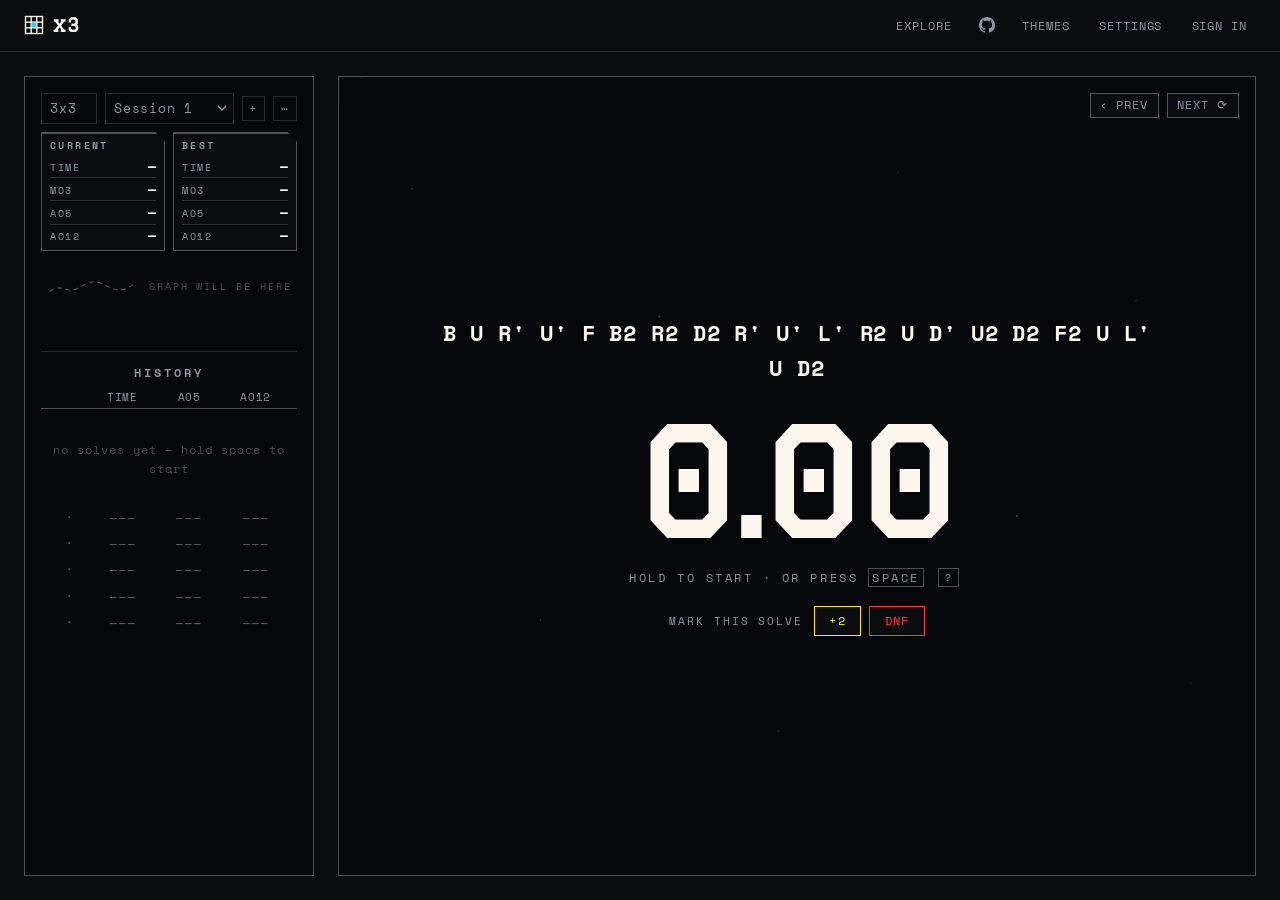
<file: app/static/index.html>
<!DOCTYPE html>
<html lang="en">
<head>
  <meta charset="UTF-8" />
  <meta name="viewport" content="width=device-width, initial-scale=1.0, viewport-fit=cover" />
  <meta name="theme-color" content="#f5f4ed" media="(prefers-color-scheme: light)" />
  <meta name="theme-color" content="#10121a" media="(prefers-color-scheme: dark)" />
  <meta name="mobile-web-app-capable" content="yes" />
  <meta name="apple-mobile-web-app-capable" content="yes" />
  <meta name="apple-mobile-web-app-status-bar-style" content="default" />
  <title>x3 timer</title>
  <link rel="icon" id="favicon" href="data:," />
  <link rel="preconnect" href="https://fonts.googleapis.com" />
  <link rel="preconnect" href="https://fonts.gstatic.com" crossorigin />
  <link href="https://fonts.googleapis.com/css2?family=Space+Grotesk:wght@400;500;600;700&family=Space+Mono:wght@400;700&display=swap" rel="stylesheet" />
  <script src="https://cdn.cubing.net/v0/js/cubing/twisty" type="module" integrity="sha384-NS/RLzrthoePAHnoX1ny1q2BOPpsDWFiSa4KkaPu35uG7ToL1Dj/jCWkku0mLPBO" crossorigin="anonymous"></script>
  <link rel="stylesheet" href="styles.css?v=85" />
</head>
<body>
  <div class="bg-veil" aria-hidden="true"></div>
  <header class="topbar">
    <div class="brand">
      <svg class="brand-mark" width="20" height="20" viewBox="0 0 20 20" aria-hidden="true">
        <rect x="1.5" y="1.5" width="17" height="17" fill="none" stroke="currentColor" stroke-width="1.4" />
        <line x1="7.16" y1="1.5" x2="7.16" y2="18.5" stroke="currentColor" stroke-width="1.4" />
        <line x1="12.83" y1="1.5" x2="12.83" y2="18.5" stroke="currentColor" stroke-width="1.4" />
        <line x1="1.5" y1="7.16" x2="18.5" y2="7.16" stroke="currentColor" stroke-width="1.4" />
        <line x1="1.5" y1="12.83" x2="18.5" y2="12.83" stroke="currentColor" stroke-width="1.4" />
        <rect x="7.83" y="7.83" width="4.33" height="4.33" fill="var(--accent)" />
      </svg>
      <span class="brand-name"><span class="brand-x">x</span><span class="brand-3">3</span></span>
    </div>
    <div class="topbar-right">
      <span id="sync-badge" class="sync-badge" hidden>syncing…</span>
      <!-- DEV_ONLY_BEGIN -->
      <a href="explore.html" class="ghost-btn" style="text-decoration:none">explore</a>
      <!-- DEV_ONLY_END -->
      <a class="gh-link" href="https://github.com/vinayakj02/x3" target="_blank" rel="noopener noreferrer" title="open source · view on github" aria-label="open source, view on github">
        <svg viewBox="0 0 16 16" width="16" height="16" aria-hidden="true"><path d="M8 0C3.58 0 0 3.58 0 8c0 3.54 2.29 6.53 5.47 7.59.4.07.55-.17.55-.38 0-.19-.01-.82-.01-1.49-2.01.37-2.53-.49-2.69-.94-.09-.23-.48-.94-.82-1.13-.28-.15-.68-.52-.01-.53.63-.01 1.08.58 1.23.82.72 1.21 1.87.87 2.33.66.07-.52.28-.87.51-1.07-1.78-.2-3.64-.89-3.64-3.95 0-.87.31-1.59.82-2.15-.08-.2-.36-1.02.08-2.12 0 0 .67-.21 2.2.82.64-.18 1.32-.27 2-.27s1.36.09 2 .27c1.53-1.04 2.2-.82 2.2-.82.44 1.1.16 1.92.08 2.12.51.56.82 1.27.82 2.15 0 3.07-1.87 3.75-3.65 3.95.29.25.54.73.54 1.48 0 1.07-.01 1.93-.01 2.2 0 .21.15.46.55.38A8.01 8.01 0 0 0 16 8c0-4.42-3.58-8-8-8z"/></svg>
      </a>
      <div class="drawer" id="drawer">
        <div class="drawer-head">
          <span class="drawer-title">menu</span>
          <button id="drawer-close" class="drawer-close" type="button" aria-label="close menu">✕</button>
        </div>
        <div class="themes-wrap">
          <button id="themes-btn" class="ghost-btn" type="button" aria-haspopup="true" aria-expanded="false">themes</button>
          <div class="themes-pop" id="themes-pop" hidden>
            <div class="themes-list" id="themes-list"></div>
          </div>
        </div>
        <div class="settings-wrap">
          <button id="settings-btn" class="ghost-btn" type="button" aria-haspopup="true" aria-expanded="false">settings</button>
          <div class="settings-pop" id="settings-pop" hidden>
            <div class="settings-section">
              <h4>scramble</h4>
              <div class="settings-range">
                <input id="scramble-size" type="range" min="70" max="150" step="5" value="100" />
                <span class="settings-value" id="scramble-size-value">100%</span>
              </div>
              <label class="switch-row">
                <input id="scramble-visible" type="checkbox" checked />
                <span>show scramble</span>
              </label>
            </div>
            <div class="settings-section">
              <h4>cube</h4>
              <label class="switch-row">
                <input id="cube-visible" type="checkbox" checked />
                <span>show cube</span>
              </label>
              <div class="settings-range">
                <label class="switch-row" for="cube-size" style="min-width:72px">size</label>
                <input id="cube-size" type="range" min="60" max="220" step="5" value="118" />
                <span class="settings-value" id="cube-size-value">118</span>
              </div>
            </div>
            <div class="settings-section">
              <h4>fonts</h4>
              <div class="settings-range">
                <label class="switch-row" for="font" style="min-width:72px">font</label>
                <select id="font" class="settings-select"></select>
              </div>
            </div>
            <div class="settings-section">
              <h4>history graph</h4>
              <div class="settings-range">
                <label class="switch-row" for="spark-mode" style="min-width:72px">style</label>
                <select id="spark-mode" class="settings-select">
                  <option value="line">line</option>
                  <option value="swarm">solve swarm</option>
                </select>
              </div>
            </div>
            <div class="settings-section">
              <h4>background</h4>
              <label class="field-label" for="bg-url">image link (hotlinked, never uploaded)</label>
              <input id="bg-url" class="text-input" type="url" inputmode="url" placeholder="https://…" autocomplete="off" />
              <div class="settings-range" style="margin-top:0.5rem">
                <label class="switch-row" for="bg-dim" style="min-width:72px">dim</label>
                <input id="bg-dim" type="range" min="0" max="95" step="5" value="80" />
                <span class="settings-value" id="bg-dim-value">80%</span>
              </div>
              <div class="settings-actions" style="margin-top:0.5rem">
                <button id="bg-clear" class="ghost-btn settings-action" type="button">clear background</button>
              </div>
            </div>
            <div class="settings-section">
              <h4>controls</h4>
              <div class="settings-actions">
                <button id="export-session" class="ghost-btn settings-action" type="button" aria-label="export current session as JSON">export session</button>
                <button id="export-all" class="ghost-btn settings-action" type="button" aria-label="export all sessions as JSON">export all</button>
                <button id="shortcuts-btn" class="ghost-btn settings-action" type="button" aria-haspopup="dialog" aria-controls="shortcuts-modal">keyboard shortcuts</button>
              </div>
            </div>
          </div>
        </div>
      </div>
      <div class="auth-area">
        <button id="signin-btn" class="ghost-btn" type="button">sign in</button>
        <div class="profile-wrap" id="profile-wrap" hidden>
          <button id="profile-btn" class="profile-btn" type="button" aria-haspopup="true" aria-expanded="false">
            <span class="profile-avatar" id="profile-avatar"></span>
          </button>
          <div class="profile-pop" id="profile-pop" hidden>
            <div class="profile-head">
              <span class="profile-avatar profile-avatar-lg" id="profile-pop-avatar"></span>
              <div class="profile-id">
                <span class="profile-name profile-pop-name" id="profile-pop-name"></span>
                <span class="profile-email" id="profile-email" hidden></span>
              </div>
            </div>
            <button id="signout-btn" class="ghost-btn danger profile-signout" type="button">sign out</button>
          </div>
        </div>
      </div>
      <button id="menu-btn" class="menu-btn" type="button" aria-haspopup="true" aria-expanded="false" aria-label="open menu">
        <svg viewBox="0 0 24 24" aria-hidden="true"><path d="M3 6h18v2.2H3zM3 10.9h18V13H3zM3 15.8h18V18H3z"/></svg>
      </button>
    </div>
  </header>

  <main class="stage stage-split">
    <aside class="history">
      <div class="session-bar">
        <div class="event-picker">
          <button id="event-btn" class="session-btn" type="button">3x3</button>
          <div class="session-pop" id="event-pop" hidden></div>
        </div>
        <div class="session-picker">
          <button id="session-btn" class="session-btn" type="button">session</button>
          <div class="session-pop" id="session-pop" hidden></div>
        </div>
        <button id="new-session" class="ghost-btn" type="button" title="new session">+</button>
        <button id="session-manage" class="ghost-btn session-manage" type="button" title="manage session" aria-haspopup="dialog">⋯</button>
      </div>

      <section class="stats" aria-label="Session statistics">
        <div class="stat-card">
          <h4 class="stat-card-title">current</h4>
          <div class="stat-card-row"><span>time</span><span class="stat-value" id="stat-cur-time">—</span></div>
          <div class="stat-card-row"><span>mo3</span><span class="stat-value" id="stat-cur-mo3">—</span></div>
          <div class="stat-card-row"><span>ao5</span><span class="stat-value" id="stat-cur-ao5">—</span></div>
          <div class="stat-card-row"><span>ao12</span><span class="stat-value" id="stat-cur-ao12">—</span></div>
        </div>
        <div class="stat-card">
          <h4 class="stat-card-title">best</h4>
          <div class="stat-card-row"><span>time</span><span class="stat-value" id="stat-best-time">—</span></div>
          <div class="stat-card-row"><span>mo3</span><span class="stat-value" id="stat-best-mo3">—</span></div>
          <div class="stat-card-row"><span>ao5</span><span class="stat-value" id="stat-best-ao5">—</span></div>
          <div class="stat-card-row"><span>ao12</span><span class="stat-value" id="stat-best-ao12">—</span></div>
        </div>
      </section>

      <div class="spark-wrap">
        <div class="spark-empty" id="spark-empty" hidden>
          <svg viewBox="0 0 120 30" aria-hidden="true">
            <path class="spark-empty-path" d="M4 22 C 18 10, 26 26, 40 18 S 62 6, 76 14 S 100 24, 116 10" />
          </svg>
          <span>graph will be here</span>
        </div>
        <svg id="sparkline" class="sparkline" viewBox="0 0 320 44" aria-hidden="true">
          <path id="sparkline-path" class="sparkline-path" />
          <circle id="sparkline-best" class="sparkline-dot best" r="2.5" />
          <circle id="sparkline-worst" class="sparkline-dot worst" r="2.5" />
        </svg>
      </div>

      <div class="solves-header">
        <h2 class="solves-title">history</h2>
      </div>
      <div class="solve-cols">
        <span aria-hidden="true"></span><span>time</span><span>ao5</span><span>ao12</span>
      </div>
      <ol class="solve-list" id="solve-list"></ol>
    </aside>

    <div class="main-col">
      <section class="instrument">
        <div class="instrument-grid" aria-hidden="true"></div>
        <div class="scramble-nav">
          <button id="prev-scramble" class="ghost-btn" type="button" title="previous scramble">‹<span class="nav-label"> prev</span></button>
          <button id="next-scramble" class="ghost-btn" type="button" title="new scramble"><span class="nav-label">next </span>⟳</button>
        </div>
        <twisty-player id="cube" class="cube" puzzle="3x3x3" alg=""
          background="none" control-panel="none" hint-facelets="none"></twisty-player>
        <div class="scramble" id="scramble" aria-label="Scramble"></div>
        <div class="readout" id="readout" aria-live="polite">0.000</div>
        <div class="hint-row">
          <div class="hint" id="hint">hold to start · or press <kbd>space</kbd></div>
          <button id="shortcut-hint" class="shortcut-hint" type="button" title="keyboard shortcuts" aria-haspopup="dialog" aria-controls="shortcuts-modal" aria-label="show keyboard shortcuts">
            <kbd>?</kbd>
          </button>
        </div>
        <div class="penalty-bar" id="penalty-bar" hidden>
          <span class="penalty-label">mark this solve</span>
          <button class="penalty-btn plus-two" data-penalty="PLUS_TWO" type="button">+2</button>
          <button class="penalty-btn dnf" data-penalty="DNF" type="button">DNF</button>
        </div>
      </section>
    </div>

    <button id="history-toggle" class="history-toggle" type="button" aria-expanded="true" aria-label="toggle history">
      <span class="history-toggle-arrow" aria-hidden="true">▲</span>
      <span class="history-toggle-label">history</span>
    </button>
  </main>

  <div class="modal" id="solve-modal" hidden>
    <div class="modal-backdrop" data-close></div>
    <div class="modal-card" role="dialog" aria-modal="true" aria-labelledby="modal-title">
      <button class="modal-close" data-close aria-label="close" type="button">✕</button>
      <h3 class="modal-title" id="modal-title">solve</h3>
      <div class="modal-time" id="modal-time"></div>
      <dl class="modal-meta">
        <div><dt>solved</dt><dd id="meta-solved">—</dd></div>
        <div><dt>rank</dt><dd id="meta-rank">—</dd></div>
        <div><dt>vs mean</dt><dd id="meta-deviation">—</dd></div>
        <div><dt>moves</dt><dd id="meta-moves">—</dd></div>
        <div><dt>session</dt><dd id="meta-session">—</dd></div>
      </dl>
      <div class="modal-rollups">
        <button type="button" class="rollup-btn" id="modal-mo3">mo3 —</button>
        <button type="button" class="rollup-btn" id="modal-ao5">ao5 —</button>
        <button type="button" class="rollup-btn" id="modal-ao12">ao12 —</button>
      </div>
      <div class="rollup-pop" id="rollup-pop" hidden>
        <div class="rollup-title" id="rollup-title"></div>
        <div class="rollup-note">best &amp; worst dropped</div>
        <ol class="rollup-list" id="rollup-list"></ol>
      </div>
      <div class="modal-scramble" id="modal-scramble"></div>
      <div class="modal-actions">
        <button class="penalty-btn plus-two" id="modal-plus-two" type="button">+2</button>
        <button class="penalty-btn dnf" id="modal-dnf" type="button">DNF</button>
        <span class="modal-spacer" aria-hidden="true"></span>
        <button class="ghost-btn danger" id="modal-delete" type="button">delete</button>
      </div>
    </div>
  </div>

  <div class="modal" id="confirm-modal" hidden>
    <div class="modal-backdrop" data-close-confirm></div>
    <div class="modal-card" role="alertdialog" aria-modal="true" aria-labelledby="confirm-title">
      <h3 class="modal-title" id="confirm-title">unusual solve</h3>
      <div class="modal-time" id="confirm-time"></div>
      <p class="confirm-text" id="confirm-text"></p>
      <div class="modal-actions">
        <button class="ghost-btn" id="confirm-keep" type="button">keep it</button>
        <span class="modal-spacer" aria-hidden="true"></span>
        <button class="ghost-btn danger" id="confirm-redo" type="button">redo it</button>
      </div>
    </div>
  </div>

  <div class="modal" id="shortcuts-modal" hidden>
    <div class="modal-backdrop" data-close-shortcuts></div>
    <div class="modal-card shortcuts-card" role="dialog" aria-modal="true" aria-labelledby="shortcuts-title">
      <button class="modal-close" data-close-shortcuts aria-label="close shortcuts" type="button">x</button>
      <h3 class="modal-title" id="shortcuts-title">keyboard shortcuts</h3>
      <dl class="shortcuts-list">
        <div><dt><kbd>Space</kbd></dt><dd>hold to arm, release to start, press to stop</dd></div>
        <div><dt><kbd>R</kbd> / <kbd>Right</kbd></dt><dd>next scramble</dd></div>
        <div><dt><kbd>P</kbd> / <kbd>Left</kbd></dt><dd>previous scramble</dd></div>
        <div><dt><kbd>2</kbd></dt><dd>toggle +2 while post-solve controls are visible</dd></div>
        <div><dt><kbd>D</kbd></dt><dd>toggle DNF while post-solve controls are visible</dd></div>
        <div><dt><kbd>?</kbd></dt><dd>open shortcuts</dd></div>
        <div><dt><kbd>Escape</kbd></dt><dd>close / cancel</dd></div>
      </dl>
    </div>
  </div>

  <div class="modal" id="session-modal" hidden>
    <div class="modal-backdrop" data-close-session></div>
    <div class="modal-card" role="dialog" aria-modal="true" aria-labelledby="session-modal-title">
      <button class="modal-close" data-close-session aria-label="close" type="button">✕</button>
      <h3 class="modal-title" id="session-modal-title">session</h3>
      <label class="field-label" for="session-name">name</label>
      <input id="session-name" class="text-input" type="text" maxlength="64" autocomplete="off" />
      <div class="session-meta" id="session-meta"></div>
      <div class="modal-actions">
        <button class="ghost-btn" id="session-save" type="button">save name</button>
        <span class="modal-spacer" aria-hidden="true"></span>
        <button class="ghost-btn danger" id="session-clear" type="button">clear solves</button>
        <button class="ghost-btn danger" id="session-delete" type="button">delete</button>
      </div>
    </div>
  </div>

  <div class="modal" id="action-modal" hidden>
    <div class="modal-backdrop" data-close-action></div>
    <div class="modal-card" role="alertdialog" aria-modal="true" aria-labelledby="action-title">
      <h3 class="modal-title" id="action-title">confirm</h3>
      <p class="confirm-text" id="action-text"></p>
      <div class="modal-actions">
        <button class="ghost-btn" id="action-cancel" type="button">cancel</button>
        <span class="modal-spacer" aria-hidden="true"></span>
        <button class="ghost-btn danger" id="action-confirm" type="button">confirm</button>
      </div>
    </div>
  </div>

  <script src="logo.js?v=3"></script>
  <script src="themes.js?v=10"></script>
  <script src="celebrate.js?v=7"></script>
  <script type="module" src="app.js?v=76"></script>
</body>
</html>
</file>
<file: app/static/styles.css>
:root {
  --face: #f4efe3;
  --face-deep: #e8e2d1;
  --ink: #2b251c;
  --ink-soft: #7a6f5c;
  --hair: rgba(43, 37, 28, 0.15);
  --hair-strong: rgba(43, 37, 28, 0.36);
  --accent: #7c5a2e;
  --ok: #4a6b3f;
  --bad: #a83a32;
  --brass: #8a7a1e;
  --shadow: 0 6px 18px rgba(43, 37, 28, 0.12);
  --font-display: "Space Grotesk", system-ui, sans-serif;
  --font-mono: "Space Mono", ui-monospace, monospace;
  --grid: 24px;
  --solve-avg: 3.5rem;
  --gutter: 1.5rem;
  --gap: 1.5rem;
  --inset: 1rem;
  --stack: 0.5rem;
}

:root[data-theme="light"] {
  --gridline: rgba(90, 75, 55, 0.38);
  --gridcross: rgba(90, 75, 55, 0.62);
  --grid-op: 0.55;
}

:root[data-theme="dark"] {
  --face: #14161c;
  --face-deep: #0e1015;
  --ink: #e9ecf1;
  --ink-soft: #9aa3b4;
  --hair: rgba(233, 236, 241, 0.12);
  --hair-strong: rgba(233, 236, 241, 0.28);
  --accent: #5b93ff;
  --ok: #43a371;
  --bad: #e16353;
  --brass: #d3a75f;
  --shadow: 0 6px 18px rgba(0, 0, 0, 0.55);
  --gridline: rgba(233, 236, 241, 0.12);
  --gridcross: rgba(233, 236, 241, 0.3);
  --grid-op: 0.28;
}

* {
  box-sizing: border-box;
}

html,
body {
  margin: 0;
  padding: 0;
  height: 100%;
  height: 100dvh;
}

body {
  background: var(--face);
  background-image: var(--bg-image, none);
  background-size: cover;
  background-position: center;
  background-attachment: fixed;
  color: var(--ink);
  font-family: var(--font-display);
  display: flex;
  flex-direction: column;
  overflow: hidden;
  overscroll-behavior: none;
  -webkit-font-smoothing: antialiased;
  -webkit-tap-highlight-color: transparent;
}

button,
a,
select,
input,
label,
.theme-item,
.session-item,
.solve-row {
  touch-action: manipulation;
}

button,
input,
select,
textarea {
  touch-action: manipulation;
}

.bg-veil {
  position: fixed;
  inset: 0;
  z-index: 0;
  background: var(--face);
  opacity: 0;
  pointer-events: none;
}

body.has-bg .bg-veil {
  opacity: var(--bg-veil, 0.8);
}

body.has-bg .topbar,
body.has-bg .stage {
  background: transparent;
}

body.has-bg .history,
body.has-bg .instrument,
body.has-bg .stat-card {
  background: color-mix(in srgb, var(--face-deep) 88%, transparent);
}

body.has-bg .scramble-nav .ghost-btn,
body.has-bg .penalty-bar .penalty-btn {
  background: color-mix(in srgb, var(--face) 82%, transparent);
}

.topbar,
.stage {
  position: relative;
}

.topbar {
  z-index: 2;
}

.stage {
  z-index: 1;
}

.visually-hidden {
  position: absolute;
  width: 1px;
  height: 1px;
  overflow: hidden;
  clip: rect(0 0 0 0);
}

/* ---------- scrollbars ---------- */

* {
  scrollbar-width: thin;
  scrollbar-color: var(--hair-strong) var(--face-deep);
}

::-webkit-scrollbar {
  width: 12px;
  height: 12px;
}

::-webkit-scrollbar-track {
  background: var(--face-deep);
  border-left: 1px solid var(--hair);
}

::-webkit-scrollbar-thumb {
  background: var(--hair-strong);
  border: 3px solid var(--face-deep);
  border-radius: 8px;
}

::-webkit-scrollbar-thumb:hover {
  background: var(--accent);
}

::-webkit-scrollbar-corner {
  background: var(--face-deep);
}

/* ---------- top bar ---------- */

.topbar {
  display: flex;
  align-items: center;
  justify-content: space-between;
  gap: var(--stack);
  padding: 0.65rem var(--gutter);
  padding-top: calc(0.65rem + env(safe-area-inset-top));
  border-bottom: 1px solid var(--hair);
  width: 100%;
  flex: none;
}

.brand {
  display: flex;
  align-items: center;
  gap: 0.55rem;
  font-family: var(--font-display);
  font-size: 1.2rem;
  font-weight: 600;
  letter-spacing: 0.02em;
  line-height: 1;
  user-select: none;
}

.brand-name {
  display: flex;
  align-items: baseline;
  letter-spacing: 0.28em;
  margin-right: -0.28em;
}

.brand-3 {
  color: inherit;
}

.brand-mark {
  display: block;
  color: var(--ink);
  flex: none;
}

.topbar-right {
  display: flex;
  align-items: center;
  gap: 0.7rem;
}

.auth-area {
  display: flex;
  align-items: center;
  gap: 0.5rem;
}

.sync-badge {
  font-family: var(--font-mono, monospace);
  font-size: 0.7rem;
  letter-spacing: 0.04em;
  color: var(--ink-soft);
  padding: 0.2rem 0.5rem;
  border: 1px solid var(--hair-strong);
  border-radius: 999px;
  white-space: nowrap;
  opacity: 0.85;
}

.sync-badge[hidden] {
  display: none;
}

.profile-wrap {
  position: relative;
  display: inline-flex;
}

.profile-wrap[hidden] {
  display: none;
}

.profile-btn {
  display: flex;
  align-items: center;
  padding: 0;
  background: none;
  border: 0;
  cursor: pointer;
  line-height: 0;
}

.profile-btn:hover .profile-avatar {
  opacity: 0.85;
}

.profile-avatar {
  display: flex;
  align-items: center;
  justify-content: center;
  width: 22px;
  height: 22px;
  border-radius: 50%;
  background: var(--accent);
  color: #fff;
  overflow: hidden;
  flex: none;
}

.profile-avatar svg {
  width: 62%;
  height: 62%;
  fill: currentColor;
}

.profile-avatar-img {
  width: 100%;
  height: 100%;
  object-fit: cover;
}

.profile-name {
  font-family: var(--font-mono);
  font-size: 0.68rem;
  letter-spacing: 0.06em;
  color: var(--ink-soft);
  max-width: 140px;
  overflow: hidden;
  text-overflow: ellipsis;
  white-space: nowrap;
}

.profile-pop {
  position: absolute;
  top: calc(100% + 0.5rem);
  right: 0;
  z-index: 40;
  background: var(--face);
  border: 1px solid var(--hair-strong);
  box-shadow: var(--shadow);
  width: 240px;
  padding: 0.8rem;
}

.profile-pop[hidden] {
  display: none;
}

.profile-head {
  display: flex;
  align-items: center;
  gap: 0.7rem;
  padding-bottom: 0.7rem;
  margin-bottom: 0.7rem;
  border-bottom: 1px solid var(--hair);
}

.profile-avatar-lg {
  width: 32px;
  height: 32px;
}

.profile-id {
  display: flex;
  flex-direction: column;
  gap: 0.2rem;
  min-width: 0;
}

.profile-pop-name {
  color: var(--ink);
}

.profile-email {
  font-family: var(--font-mono);
  font-size: 0.7rem;
  letter-spacing: 0.03em;
  color: var(--ink-soft);
  overflow: hidden;
  text-overflow: ellipsis;
  white-space: nowrap;
}

.profile-signout {
  width: 100%;
}

/* ---------- mobile drawer ---------- */

.drawer {
  display: contents;
}

.drawer-head {
  display: none;
}

.menu-btn {
  display: none;
  align-items: center;
  justify-content: center;
  width: 32px;
  height: 32px;
  padding: 0;
  background: none;
  border: 0;
  cursor: pointer;
  color: var(--ink-soft);
}

.menu-btn svg {
  width: 20px;
  height: 20px;
  fill: currentColor;
}

.menu-btn:hover {
  color: var(--ink);
}

.history-toggle {
  display: none;
}

.session-btn {
  appearance: none;
  width: 100%;
  font-family: var(--font-mono);
  font-size: 0.8rem;
  letter-spacing: 0.06em;
  color: var(--ink-soft);
  background: transparent;
  border: 1px solid var(--hair);
  border-radius: 0;
  padding: 0.3rem 1.2rem 0.3rem 0.5rem;
  background-image: url("data:image/svg+xml,%3Csvg xmlns='http://www.w3.org/2000/svg' width='10' height='6' viewBox='0 0 10 6'%3E%3Cpath d='M1 1l4 4 4-4' fill='none' stroke='%239aa3b4' stroke-width='1.4'/%3E%3C/svg%3E");
  background-repeat: no-repeat;
  background-position: right 0.4rem center;
  cursor: pointer;
  text-align: left;
  white-space: nowrap;
  overflow: hidden;
  text-overflow: ellipsis;
}

.session-btn:hover {
  border-color: var(--ink-soft);
  color: var(--ink);
}

.session-btn:focus-visible {
  outline: 2px solid var(--accent);
  outline-offset: 2px;
}

.session-pop {
  position: absolute;
  top: calc(100% + 0.4rem);
  left: 0;
  z-index: 30;
  background: var(--face);
  border: 1px solid var(--hair-strong);
  box-shadow: var(--shadow);
  width: 100%;
  max-height: 220px;
  overflow-y: auto;
}

.session-pop[hidden] {
  display: none;
}

.session-item {
  display: block;
  width: 100%;
  text-align: left;
  border: none;
  border-left: 2px solid transparent;
  background: none;
  font-family: var(--font-mono);
  font-size: 0.86rem;
  color: var(--ink-soft);
  padding: 0.42rem 0.6rem;
  cursor: pointer;
  border-radius: 0;
}

.session-item:hover {
  background: var(--face-deep);
  color: var(--ink);
}

.session-item.active {
  border-left-color: var(--accent);
  color: var(--ink);
}

.events-group {
  padding: 0.5rem 0.6rem 0.2rem;
  font-family: var(--font-mono);
  font-size: 0.54rem;
  letter-spacing: 0.18em;
  text-transform: uppercase;
  color: var(--ink-soft);
  opacity: 0.7;
}

.session-item .session-count {
  float: right;
  color: var(--ink-soft);
  font-size: 0.66rem;
}

.ghost-btn {
  font-family: var(--font-mono);
  font-size: 0.72rem;
  letter-spacing: 0.08em;
  text-transform: uppercase;
  color: var(--ink-soft);
  background: none;
  border: 1px solid transparent;
  padding: 0.35rem 0.5rem;
  cursor: pointer;
  border-radius: 0;
}

.ghost-btn:hover {
  color: var(--ink);
  border-color: var(--hair-strong);
}

.ghost-btn.danger:hover {
  color: var(--bad);
  border-color: var(--bad);
}

.gh-link {
  display: inline-flex;
  align-items: center;
  justify-content: center;
  color: var(--ink-soft);
  padding: 0.35rem 0.45rem;
}

.gh-link svg {
  display: block;
  fill: currentColor;
}

.gh-link:hover {
  color: var(--ink);
}

.gh-link:focus-visible {
  outline: 2px solid var(--accent);
  outline-offset: 2px;
}

/* ---------- settings panel ---------- */

.settings-wrap {
  position: relative;
}

.settings-pop {
  position: absolute;
  top: calc(100% + 0.5rem);
  right: 0;
  z-index: 40;
  background: var(--face);
  border: 1px solid var(--hair-strong);
  box-shadow: var(--shadow);
  width: 300px;
  max-height: 74vh;
  overflow-y: auto;
  padding: 0.8rem;
}

.settings-pop[hidden] {
  display: none;
}

.settings-section {
  padding-bottom: 0.7rem;
  margin-bottom: 0.7rem;
  border-bottom: 1px solid var(--hair);
}

.settings-section:last-child {
  border-bottom: none;
  margin-bottom: 0;
  padding-bottom: 0;
}

.settings-section h4 {
  margin: 0 0 0.45rem;
  font-family: var(--font-mono);
  font-size: 0.6rem;
  letter-spacing: 0.2em;
  text-transform: uppercase;
  color: var(--ink-soft);
  font-weight: 700;
}

.settings-range {
  display: flex;
  align-items: center;
  gap: 0.6rem;
}

.settings-range input[type="range"] {
  flex: 1;
  accent-color: var(--accent);
}

.settings-value {
  font-family: var(--font-mono);
  font-size: 0.72rem;
  color: var(--ink-soft);
  min-width: 3ch;
  text-align: right;
}

.switch-row {
  display: flex;
  align-items: center;
  gap: 0.5rem;
  font-family: var(--font-mono);
  font-size: 0.76rem;
  color: var(--ink-soft);
  cursor: pointer;
}

.switch-row input {
  accent-color: var(--accent);
}

.settings-actions {
  display: flex;
  flex-direction: column;
  gap: 0.35rem;
}

.settings-action {
  width: 100%;
  border-color: var(--hair);
  text-align: left;
}

/* ---------- themes panel ---------- */

.themes-wrap {
  position: relative;
}

.themes-pop {
  position: absolute;
  top: calc(100% + 0.5rem);
  right: 0;
  z-index: 40;
  background: var(--face);
  border: 1px solid var(--hair-strong);
  box-shadow: var(--shadow);
  width: 300px;
  max-height: 62vh;
  display: flex;
  flex-direction: column;
  padding: 0.8rem;
}

.themes-pop[hidden] {
  display: none;
}

.themes-list {
  overflow-y: auto;
  flex: 1;
  min-height: 0;
}

.themes-group {
  font-family: var(--font-mono);
  font-size: 0.58rem;
  letter-spacing: 0.2em;
  text-transform: uppercase;
  color: var(--ink-soft);
  padding: 0.5rem 0.15rem 0.2rem;
}

.theme-item {
  display: flex;
  align-items: center;
  justify-content: space-between;
  gap: 0.6rem;
  width: 100%;
  text-align: left;
  border: none;
  border-left: 2px solid transparent;
  background: none;
  font-family: var(--font-mono);
  font-size: 0.72rem;
  color: var(--ink-soft);
  padding: 0.32rem 0.35rem;
  cursor: pointer;
  border-radius: 0;
}

.theme-item:hover {
  background: var(--face-deep);
  color: var(--ink);
}

.theme-item.active {
  border-left-color: var(--accent);
  color: var(--ink);
}

.theme-item:focus-visible {
  outline: 2px solid var(--accent);
  outline-offset: -2px;
}

.theme-name {
  flex: 1;
  min-width: 0;
  white-space: nowrap;
  overflow: hidden;
  text-overflow: ellipsis;
}

.theme-swatches {
  display: flex;
  align-items: center;
  gap: 3px;
  flex: none;
}

.theme-swatches i {
  display: block;
  flex: none;
  width: 10px;
  height: 10px;
  border: 1px solid var(--hair-strong);
}

/* ---------- stage ---------- */

.stage {
  width: 100%;
  padding: var(--gutter);
  padding-left: calc(var(--gutter) + env(safe-area-inset-left));
  padding-right: calc(var(--gutter) + env(safe-area-inset-right));
  padding-bottom: calc(var(--gutter) + env(safe-area-inset-bottom));
  flex: 1 1 auto;
  min-height: 0;
  overflow: hidden;
}

.stage-split {
  display: grid;
  grid-template-columns: 290px 1fr;
  grid-template-rows: 1fr;
  gap: var(--gap);
  align-items: stretch;
  height: 100%;
}

.main-col {
  min-width: 0;
  display: flex;
  flex-direction: column;
  min-height: 0;
}

/* ---------- history sidebar ---------- */

.history {
  border: 1px solid var(--hair-strong);
  background: var(--face-deep);
  padding: var(--inset);
  min-height: 0;
  height: 100%;
  display: flex;
  flex-direction: column;
  overflow-y: auto;
}

.session-bar {
  display: flex;
  align-items: center;
  gap: var(--stack);
  margin-bottom: var(--stack);
}

.session-bar .session-picker {
  position: relative;
  flex: 1;
  min-width: 0;
}

.event-picker {
  position: relative;
  flex: none;
}

.event-picker .session-btn {
  width: auto;
  min-width: 56px;
  background-image: none;
  padding-right: 0.45rem;
}

.event-picker .session-pop {
  width: auto;
  min-width: 150px;
}

#new-session {
  padding: 0.2rem 0.4rem;
  border: 1px solid var(--hair);
}

.session-tag {
  font-family: var(--font-mono);
  font-size: 0.58rem;
  letter-spacing: 0.12em;
  text-transform: uppercase;
  color: var(--ink-soft);
  border: 1px solid var(--hair-strong);
  padding: 0.02rem 0.3rem;
  margin-left: 0.4rem;
  vertical-align: 1px;
}

.solves-header {
  display: flex;
  align-items: center;
  justify-content: center;
  margin: 0.2rem 0 0.3rem;
}

.solves-title {
  font-family: var(--font-mono);
  font-size: 0.78rem;
  letter-spacing: 0.24em;
  text-transform: uppercase;
  font-weight: 700;
  color: var(--ink-soft);
  margin: 0;
}

.solve-cols {
  display: grid;
  grid-template-columns: 2.5rem 1fr 1fr 1fr;
  gap: 0;
  padding: 0.15rem 0.5rem;
  margin-bottom: 0.35rem;
  border-bottom: 1px solid var(--hair-strong);
  font-family: var(--font-mono);
  font-size: 0.66rem;
  letter-spacing: 0.06em;
  text-transform: uppercase;
  color: var(--ink-soft);
}

.solve-cols span {
  text-align: center;
  padding: 0 0.2rem;
}

.solve-list {
  list-style: none;
  margin: 0;
  padding: 0;
  flex: 1 1 auto;
  min-height: 60px;
  overflow-y: auto;
  overscroll-behavior: contain;
}

.solve-row {
  display: grid;
  grid-template-columns: 2.5rem 1fr 1fr 1fr;
  gap: 0;
  align-items: center;
  padding: 0.2rem 0.5rem;
  font-family: var(--font-mono);
  font-size: 0.86rem;
  cursor: pointer;
  min-width: 0;
}

.solve-row > span {
  display: flex;
  align-items: center;
  justify-content: center;
  align-self: stretch;
  padding: 0 0.2rem;
  font-variant-numeric: tabular-nums;
  white-space: nowrap;
}

.solve-row:hover {
  background: var(--face);
}

.solve-row:focus-visible {
  outline: 2px solid var(--accent);
  outline-offset: -2px;
}

.solve-index {
  color: var(--ink-soft);
  font-size: 0.62rem;
  opacity: 0.75;
}

.solve-time {
  display: inline-flex;
  align-items: center;
  gap: 0.3rem;
  font-weight: 700;
  font-size: 0.94rem;
  color: var(--ink);
  white-space: nowrap;
}

.solve-fast {
  color: var(--brass);
  font-size: 0.84rem;
}

.solve-time.plus-two {
  color: var(--brass);
}

.solve-time.dnf {
  color: var(--bad);
}

.solve-row.solve-best .solve-time {
  color: var(--ok);
}

.solve-cell {
  text-align: center;
  font-variant-numeric: tabular-nums;
  color: var(--ink-soft);
  white-space: nowrap;
}

.solve-cell.dnf {
  color: var(--bad);
}

.solve-cell.best {
  color: var(--accent);
  font-weight: 700;
}

.empty-state {
  padding: 1.6rem 0;
  color: var(--hair-strong);
  font-family: var(--font-mono);
  font-size: 0.78rem;
  letter-spacing: 0.08em;
  text-align: center;
}

/* ---------- sparkline ---------- */

.spark-wrap {
  margin: 0 0 var(--stack);
  padding: var(--stack) 0;
  border-bottom: 1px solid var(--hair);
}

.spark-empty {
  height: 38px;
  display: flex;
  align-items: center;
  justify-content: center;
  gap: 0.65rem;
  font-family: var(--font-mono);
  font-size: 0.6rem;
  letter-spacing: 0.2em;
  text-transform: uppercase;
  color: var(--hair-strong);
}

.spark-empty[hidden] {
  display: none;
}

.spark-empty svg {
  width: 92px;
  height: 24px;
  flex: none;
}

.spark-empty-path {
  fill: none;
  stroke: var(--hair-strong);
  stroke-width: 1.5;
  stroke-linecap: round;
  stroke-dasharray: 5 6;
  animation: spark-dash 1.4s linear infinite;
}

@keyframes spark-dash {
  to {
    stroke-dashoffset: -22;
  }
}

.sparkline {
  display: block;
  width: 100%;
  height: 38px;
}

.sparkline-path {
  fill: none;
  stroke: var(--accent);
  stroke-width: 1.6;
  stroke-linejoin: round;
  stroke-linecap: round;
}

.sparkline-dot {
  stroke: var(--face-deep);
  stroke-width: 1.2;
}

.sparkline-dot.best {
  fill: var(--ok);
}

.sparkline-dot.worst {
  fill: var(--bad);
}

.sparkline-dot.hidden {
  display: none;
}

/* ---------- penalty bar ---------- */

.penalty-bar {
  position: relative;
  z-index: 2;
  display: flex;
  align-items: center;
  gap: 0.5rem;
  margin-top: 0.4rem;
  animation: rise-in 0.22s ease;
}

@keyframes rise-in {
  from {
    opacity: 0;
    transform: translateY(6px);
  }
  to {
    opacity: 1;
    transform: translateY(0);
  }
}

.penalty-label {
  font-family: var(--font-mono);
  font-size: 0.66rem;
  letter-spacing: 0.18em;
  text-transform: uppercase;
  color: var(--ink-soft);
  margin-right: 0.2rem;
}

.penalty-btn {
  font-family: var(--font-mono);
  font-size: 0.74rem;
  letter-spacing: 0.1em;
  border: 1px solid var(--hair-strong);
  background: var(--face);
  color: var(--ink-soft);
  padding: 0.34rem 0.9rem;
  cursor: pointer;
  border-radius: 0;
  transition: border-color 0.12s ease, color 0.12s ease, background 0.12s ease;
}

.penalty-btn:hover {
  background: var(--face-deep);
}

.penalty-btn.plus-two {
  color: var(--brass);
  border-color: var(--brass);
}

.penalty-btn.plus-two:hover,
.penalty-btn.plus-two.active {
  background: var(--brass);
  border-color: var(--brass);
  color: #fff;
}

.penalty-btn.dnf {
  color: var(--bad);
  border-color: var(--bad);
}

.penalty-btn.dnf:hover,
.penalty-btn.dnf.active {
  background: var(--bad);
  border-color: var(--bad);
  color: #fff;
}

.penalty-btn:focus-visible,
.ghost-btn:focus-visible {
  outline: 2px solid var(--accent);
  outline-offset: 2px;
}

/* ---------- scramble (timer-integrated) ---------- */

.cube {
  position: absolute;
  top: var(--inset);
  left: var(--inset);
  width: min(var(--cube-size, 118px), 24vmin);
  height: min(var(--cube-size, 118px), 24vmin);
  z-index: 2;
  opacity: 0.94;
  transition: opacity 0.2s ease;
}

body.cube-hidden .cube {
  display: none;
}

.scramble-nav {
  position: absolute;
  top: var(--inset);
  right: var(--inset);
  z-index: 2;
  display: flex;
  gap: var(--stack);
}

.scramble-nav .ghost-btn {
  font-size: 0.78rem;
  letter-spacing: 0.08em;
  line-height: 1;
  padding: 0.34rem 0.6rem;
  border: 1px solid var(--hair-strong);
  background: var(--face);
}

.scramble-nav .ghost-btn:hover {
  color: var(--accent);
  border-color: var(--accent);
}

.scramble-nav .ghost-btn:active {
  background: var(--face-deep);
}

.scramble {
  --scramble-fs: calc(
    clamp(1.05rem, 1.4rem, 1.2rem + 1vmin) *
    var(--scramble-size, 1) *
    var(--scramble-event-scale, 1)
  );
  position: relative;
  z-index: 2;
  font-family: var(--font-mono);
  font-size: var(--scramble-fs);
  font-weight: 700;
  letter-spacing: 0.04em;
  line-height: 1.55;
  color: var(--ink);
  overflow: hidden;
  max-width: calc(100% - 10rem);
  text-align: center;
  user-select: none;
  -webkit-user-select: none;
  -webkit-touch-callout: none;
}

body.scramble-hidden .scramble {
  display: none;
}

.scramble + .readout {
  margin-top: 1.1rem;
}

.scramble-empty {
  color: var(--ink-soft);
  font-weight: 400;
}

/* ---------- instrument ---------- */

.instrument {
  position: relative;
  border: 1px solid var(--hair-strong);
  background: var(--face-deep);
  min-height: 0;
  flex: 1 1 auto;
  display: flex;
  flex-direction: column;
  align-items: center;
  justify-content: center;
  gap: var(--stack);
  padding: var(--inset);
  overflow: hidden;
  touch-action: none;
  user-select: none;
  -webkit-user-select: none;
  -webkit-touch-callout: none;
}

.instrument-grid {
  position: absolute;
  inset: 0;
  background-image:
    linear-gradient(var(--gridline, var(--hair)) 1px, transparent 1px),
    linear-gradient(90deg, var(--gridline, var(--hair)) 1px, transparent 1px);
  background-size:
    var(--grid) var(--grid),
    var(--grid) var(--grid);
  background-position:
    0 0,
    0 0;
  background-repeat: repeat;
  opacity: var(--grid-op, 0.28);
}

.solve-row.solve-ghost {
  pointer-events: none;
  cursor: default;
  opacity: 0.35;
}

.readout {
  position: relative;
  z-index: 2;
  font-family: var(--font-mono);
  font-weight: 700;
  font-size: clamp(3rem, 19vh, 9rem);
  line-height: 1;
  letter-spacing: -0.02em;
  color: var(--ink);
  font-variant-numeric: tabular-nums;
  transition: color 0.15s ease;
}

.readout.tick {
  animation: counter-tick 0.22s ease;
}

@keyframes counter-tick {
  0% {
    transform: translateY(0.12em);
    opacity: 0.25;
  }
  100% {
    transform: translateY(0);
    opacity: 1;
  }
}

.hint {
  position: relative;
  z-index: 2;
  font-family: var(--font-mono);
  font-size: 0.72rem;
  letter-spacing: 0.22em;
  text-transform: uppercase;
  color: var(--ink-soft);
}

.hint kbd {
  font-family: var(--font-mono);
  border: 1px solid var(--hair-strong);
  padding: 0 0.3em;
}

.hint-row {
  position: relative;
  z-index: 2;
  display: flex;
  align-items: center;
  justify-content: center;
  gap: 0.5rem;
  min-height: 1.7rem;
}

.shortcut-hint {
  display: inline-flex;
  align-items: center;
  gap: 0.35rem;
  min-width: 1.8rem;
  min-height: 1.7rem;
  justify-content: center;
  border: 1px solid transparent;
  background: transparent;
  color: var(--ink-soft);
  font-family: var(--font-mono);
  font-size: 0.66rem;
  padding: 0.2rem 0.3rem;
  cursor: pointer;
}

.shortcut-hint:hover {
  color: var(--accent);
}

.shortcut-hint.shortcut-hidden {
  visibility: hidden;
  pointer-events: none;
}

.shortcut-hint:focus-visible {
  outline: 2px solid var(--accent);
  outline-offset: 2px;
}

.shortcut-hint[hidden] {
  display: none;
}

.shortcut-hint kbd {
  min-width: 1.3rem;
  padding: 0.08rem 0.2rem;
  border: 1px solid var(--hair-strong);
  font-family: var(--font-mono);
  font-size: 0.62rem;
  letter-spacing: 0;
  text-align: center;
}

.instrument.armed .hint {
  color: var(--ok);
}

.instrument.armed .readout::after {
  content: "";
  position: absolute;
  left: 50%;
  bottom: -0.6em;
  width: 3.4em;
  height: 3px;
  transform: translateX(-50%);
  background: var(--ok);
  animation: ready-line 0.8s ease-in-out infinite;
}

@keyframes ready-line {
  0%,
  100% {
    opacity: 0.3;
  }
  50% {
    opacity: 1;
  }
}

.instrument.running .readout {
  color: var(--accent);
}

.instrument.flash-ok .readout {
  color: var(--ok);
  animation: counter-tick 0.24s ease;
}

.instrument.flash-dnf .readout {
  color: var(--bad);
  animation: counter-tick 0.24s ease;
}

.instrument.flash-dnf .hint {
  color: var(--bad);
}

.instrument.flash-bad {
  background: var(--bad);
}

.instrument.flash-bad .readout {
  color: #fff;
  animation: counter-tick 0.24s ease;
}

.instrument.flash-bad .hint {
  color: rgba(255, 255, 255, 0.85);
}

.instrument.flash-bad .instrument-grid {
  opacity: 0.2;
}

/* ---------- stats ---------- */

.stats {
  display: grid;
  grid-template-columns: 1fr 1fr;
  gap: var(--stack);
  margin: 0 0 var(--stack);
}

.stat-card {
  border: 1px solid var(--hair-strong);
  border-top: 2px solid var(--hair-strong);
  background: var(--face);
  padding: 0.3rem 0.5rem 0.2rem;
  min-width: 0;
}

.stat-card-title {
  font-family: var(--font-mono);
  font-size: 0.62rem;
  letter-spacing: 0.24em;
  text-transform: uppercase;
  font-weight: 700;
  color: var(--ink-soft);
  margin: 0 0 0.1rem;
}

.stat-card-row {
  display: flex;
  align-items: baseline;
  justify-content: space-between;
  gap: 0.4rem;
  padding: 0.1rem 0;
  font-family: var(--font-mono);
  font-size: 0.64rem;
  letter-spacing: 0.16em;
  text-transform: uppercase;
  color: var(--ink-soft);
}

.stat-card-row + .stat-card-row {
  border-top: 1px solid var(--hair);
}

.stat-value {
  font-family: var(--font-mono);
  font-weight: 700;
  font-size: 0.8rem;
  font-variant-numeric: tabular-nums;
  color: var(--ink);
  letter-spacing: 0;
  text-transform: none;
}

.stat-value.dnf {
  color: var(--bad);
}

/* ---------- modal ---------- */

.modal {
  position: fixed;
  inset: 0;
  z-index: 50;
  display: flex;
  align-items: center;
  justify-content: center;
  padding: 1.5rem;
}

.modal[hidden] {
  display: none;
}

.modal-backdrop {
  position: absolute;
  inset: 0;
  background: rgba(16, 18, 26, 0.45);
  animation: fade-in 0.18s ease;
}

.modal-card {
  position: relative;
  width: min(560px, 100%);
  background: var(--face);
  border: 1px solid var(--hair-strong);
  padding: 1.6rem 1.6rem 1.4rem;
  animation: rise-in 0.2s ease;
}

.modal-close {
  position: absolute;
  top: 0.6rem;
  right: 0.7rem;
  border: none;
  background: none;
  color: var(--ink-soft);
  font-family: var(--font-mono);
  font-size: 0.95rem;
  cursor: pointer;
  padding: 0.2rem 0.4rem;
  border-radius: 0;
}

.modal-close:hover {
  color: var(--ink);
}

.modal-close:focus-visible {
  outline: 2px solid var(--accent);
  outline-offset: 2px;
}

.modal-title {
  font-family: var(--font-mono);
  font-size: 0.72rem;
  letter-spacing: 0.24em;
  text-transform: uppercase;
  font-weight: 700;
  color: var(--ink-soft);
  margin: 0 0 0.9rem;
}

.modal-time {
  font-family: var(--font-mono);
  font-weight: 700;
  font-size: 2.4rem;
  line-height: 1.1;
  font-variant-numeric: tabular-nums;
  color: var(--ink);
  margin-bottom: 1.1rem;
}

.modal-time.plus-two {
  color: var(--brass);
}

.modal-time.dnf {
  color: var(--bad);
}

.modal-time.fast::after {
  content: "⚡ suspiciously fast";
  display: inline-block;
  margin-left: 0.6rem;
  font-family: var(--font-mono);
  font-size: 0.62rem;
  font-weight: 400;
  letter-spacing: 0.14em;
  text-transform: uppercase;
  color: var(--brass);
  vertical-align: middle;
}

.modal-meta {
  display: grid;
  grid-template-columns: auto 1fr;
  gap: 0.3rem 1.1rem;
  font-family: var(--font-mono);
  font-size: 0.78rem;
  margin: 0 0 1.1rem;
}

.modal-meta div {
  display: contents;
}

.modal-meta dt {
  color: var(--ink-soft);
  letter-spacing: 0.14em;
  text-transform: uppercase;
  font-size: 0.6rem;
  align-self: center;
}

.modal-meta dd {
  margin: 0;
  color: var(--ink);
  font-variant-numeric: tabular-nums;
  text-align: right;
}

.modal-meta dd.dev-fast {
  color: var(--ok);
}

.modal-meta dd.dev-slow {
  color: var(--bad);
}

.shortcuts-card {
  width: min(420px, 100%);
}

.shortcuts-list {
  display: grid;
  grid-template-columns: minmax(4.5rem, auto) minmax(0, 1fr);
  gap: 0.45rem 0.9rem;
  margin: 0;
  font-family: var(--font-mono);
  font-size: 0.76rem;
}

.shortcuts-list div {
  display: contents;
}

.shortcuts-list dt {
  color: var(--ink);
  font-weight: 700;
}

.shortcuts-list dd {
  margin: 0;
  color: var(--ink-soft);
  line-height: 1.35;
}

.shortcuts-list kbd {
  display: inline-block;
  min-width: 2rem;
  padding: 0.14rem 0.35rem;
  border: 1px solid var(--hair-strong);
  border-radius: 0;
  background: var(--face-deep);
  font-family: inherit;
  font-size: 0.68rem;
  font-weight: 700;
  letter-spacing: 0.02em;
  text-align: center;
}

.modal-scramble {
  font-family: var(--font-mono);
  font-size: 1.05rem;
  line-height: 1.7;
  letter-spacing: 0.04em;
  color: var(--ink);
  padding: 0.9rem 1rem;
  border: 1px solid var(--hair);
  background: var(--face-deep);
  margin-bottom: 1.3rem;
}

.modal-actions {
  display: flex;
  align-items: center;
  gap: 0.5rem;
}

.modal-rollups {
  display: flex;
  gap: 0.4rem;
  margin-bottom: 0.8rem;
}

.rollup-btn {
  font-family: var(--font-mono);
  font-size: 0.62rem;
  letter-spacing: 0.08em;
  text-transform: uppercase;
  color: var(--ink-soft);
  background: none;
  border: 1px solid var(--hair-strong);
  padding: 0.3rem 0.55rem;
  cursor: pointer;
  touch-action: manipulation;
}

.rollup-btn:hover {
  color: var(--ink);
  border-color: var(--accent);
}

.rollup-btn[data-active="true"] {
  color: var(--accent);
  border-color: var(--accent);
}

.rollup-pop {
  border: 1px solid var(--hair-strong);
  background: var(--face-deep);
  padding: 0.7rem 0.8rem;
  margin-bottom: 0.9rem;
}

.rollup-pop[hidden] {
  display: none;
}

.rollup-title {
  font-family: var(--font-mono);
  font-size: 0.66rem;
  letter-spacing: 0.14em;
  text-transform: uppercase;
  color: var(--ink);
  margin-bottom: 0.2rem;
}

.rollup-note {
  font-family: var(--font-mono);
  font-size: 0.56rem;
  letter-spacing: 0.08em;
  text-transform: uppercase;
  color: var(--ink-soft);
  margin-bottom: 0.5rem;
}

.rollup-list {
  list-style: none;
  margin: 0;
  padding: 0;
}

.rollup-list li {
  display: flex;
  align-items: center;
  gap: 0.6rem;
  padding: 0.18rem 0;
  border-bottom: 1px solid var(--hair);
  font-family: var(--font-mono);
  font-size: 0.72rem;
  font-variant-numeric: tabular-nums;
}

.rollup-list li:last-child {
  border-bottom: none;
}

.rollup-num {
  color: var(--ink-soft);
  font-size: 0.6rem;
  width: 1.6rem;
  flex: none;
}

.rollup-time {
  color: var(--ink);
}

.rollup-time.dnf {
  color: var(--bad);
}

.rollup-list li.rollup-drop .rollup-time {
  text-decoration: line-through;
  opacity: 0.5;
}

.rollup-tag {
  margin-left: auto;
  font-size: 0.52rem;
  letter-spacing: 0.12em;
  text-transform: uppercase;
  color: var(--brass);
  border: 1px solid var(--brass);
  padding: 0.05rem 0.35rem;
}

.confirm-text {
  font-size: 0.9rem;
  color: var(--ink-soft);
  line-height: 1.5;
  margin: 0 0 1.2rem;
}

/* ---------- record card ---------- */

.record-card {
  position: fixed;
  right: 1rem;
  bottom: 1rem;
  z-index: 60;
  background: var(--face-deep);
  border: 1px solid var(--hair-strong);
  box-shadow: var(--shadow);
  padding: 0.6rem 0.9rem 0.65rem;
  min-width: 150px;
  display: none;
}

.record-card.show {
  display: block;
}

.record-card-title {
  font-family: var(--font-mono);
  font-size: 0.56rem;
  letter-spacing: 0.2em;
  text-transform: uppercase;
  color: var(--ink-soft);
  margin-bottom: 0.35rem;
}

.record-card-body {
  font-family: var(--font-mono);
}

.record-card-body .rec-label {
  color: var(--ink-soft);
  font-size: 0.66rem;
  font-weight: 700;
  letter-spacing: 0.1em;
  text-transform: uppercase;
  margin-right: 0.45rem;
}

.record-card-body .rec-value {
  font-size: 0.92rem;
  font-weight: 700;
  font-variant-numeric: tabular-nums;
}

.record-card-dismiss {
  position: absolute;
  top: 0.35rem;
  right: 0.45rem;
  border: none;
  background: none;
  color: var(--ink-soft);
  cursor: pointer;
  font-size: 0.72rem;
  padding: 0;
}

.record-card-dismiss:hover {
  color: var(--bad);
}

.settings-select {
  font-family: var(--font-mono);
  font-size: 0.74rem;
  color: var(--ink);
  background: var(--face-deep);
  border: 1px solid var(--hair-strong);
  border-radius: 0;
  padding: 0.3rem 0.4rem;
  flex: 1;
  min-width: 0;
}

.settings-select:focus-visible {
  outline: 2px solid var(--accent);
  outline-offset: 0;
}

.session-manage {
  padding: 0.2rem 0.45rem;
  border: 1px solid var(--hair);
}

.field-label {
  display: block;
  font-family: var(--font-mono);
  font-size: 0.6rem;
  letter-spacing: 0.18em;
  text-transform: uppercase;
  color: var(--ink-soft);
  margin: 0 0 0.35rem;
}

.text-input {
  width: 100%;
  font-family: var(--font-display);
  font-size: 0.95rem;
  color: var(--ink);
  background: var(--face-deep);
  border: 1px solid var(--hair-strong);
  border-radius: 0;
  padding: 0.5rem 0.6rem;
}

.text-input:focus-visible {
  outline: 2px solid var(--accent);
  outline-offset: 0;
}

.session-meta {
  font-family: var(--font-mono);
  font-size: 0.66rem;
  letter-spacing: 0.06em;
  color: var(--ink-soft);
  margin: 0.55rem 0 1rem;
}

.modal-spacer {
  flex: 1;
}

@keyframes fade-in {
  from {
    opacity: 0;
  }
  to {
    opacity: 1;
  }
}

/* ---------- responsive ---------- */

/* medium screens (iPad landscape, small laptops): slim the sidebar */
@media (min-width: 701px) and (max-width: 920px) {
  :root {
    --gap: 1rem;
  }
  .stage-split {
    grid-template-columns: 240px 1fr;
    gap: var(--gap);
  }

  .solve-row {
    font-size: 0.66rem;
  }

  .solve-time {
    font-size: 0.72rem;
  }
}

/* phones: hamburger + drawer, touch-friendly */
@media (max-width: 700px) {
  :root {
    --gutter: 0.8rem;
    --gap: 0.8rem;
    --inset: 0.8rem;
  }
  .menu-btn {
    display: flex;
  }

  .drawer {
    position: fixed;
    inset: 0;
    z-index: 50;
    display: flex;
    flex-direction: column;
    background: var(--face);
    padding: var(--gutter);
    padding-top: calc(var(--gutter) + env(safe-area-inset-top));
    padding-bottom: calc(var(--gutter) + env(safe-area-inset-bottom));
    padding-left: calc(var(--gutter) + env(safe-area-inset-left));
    padding-right: calc(var(--gutter) + env(safe-area-inset-right));
    transform: translateX(100%);
    transition: transform 0.24s ease;
  }

  .drawer.open {
    transform: translateX(0);
  }

  .drawer-head {
    display: flex;
    align-items: center;
    justify-content: space-between;
    margin-bottom: var(--stack);
  }

  .drawer-title {
    font-family: var(--font-mono);
    font-size: 0.68rem;
    letter-spacing: 0.2em;
    text-transform: uppercase;
    color: var(--ink-soft);
  }

  .drawer-close {
    background: none;
    border: 0;
    color: var(--ink-soft);
    font-size: 1rem;
    cursor: pointer;
    padding: 0.2rem 0.4rem;
    min-width: 44px;
    min-height: 44px;
  }

  .drawer-close:hover {
    color: var(--ink);
  }

  .themes-wrap > .ghost-btn,
  .settings-wrap > .ghost-btn {
    display: none;
  }

  .themes-wrap,
  .settings-wrap {
    display: block;
  }

  .themes-pop,
  .settings-pop {
    position: static;
    width: 100%;
    max-height: none;
    border: 0;
    border-bottom: 1px solid var(--hair);
    box-shadow: none;
    padding: 0.9rem 0;
    margin: 0 0 0.6rem;
  }

  .themes-pop {
    display: flex;
    flex-direction: column;
  }

  .themes-pop[hidden],
  .settings-pop[hidden] {
    display: flex;
  }

  .settings-pop[hidden] {
    display: block;
  }

  .penalty-btn,
  .scramble-nav .ghost-btn {
    min-height: 44px;
  }

  .settings-action {
    min-height: 44px;
  }

  .nav-label {
    display: none;
  }

  .shortcut-hint {
    display: none;
  }

  .cube {
    --cube-size: 72px;
  }

  .modal-actions .penalty-btn,
  .modal-actions .ghost-btn {
    min-height: 44px;
  }

  input,
  select {
    font-size: 16px;
  }
}

/* phones portrait: stacked app-shell (timer fixed, history scrolls) */
@media (max-width: 700px) and (orientation: portrait) {
  .stage-split {
    display: flex;
    flex-direction: column;
    height: 100%;
    gap: var(--gap);
  }

  .main-col {
    order: 1;
    flex: 1 1 auto;
    min-height: 0;
  }

  .history {
    order: 2;
    height: auto;
    flex: 0 1 auto;
    max-height: 42vh;
    overflow-y: auto;
    -webkit-overflow-scrolling: touch;
  }

  .history .solve-list {
    flex: none;
    min-height: 0;
    overflow: visible;
  }

  .history-toggle {
    order: 3;
    display: flex;
    align-items: center;
    justify-content: center;
    gap: var(--stack);
    width: 100%;
    padding: 0.35rem;
    background: var(--face-deep);
    border: 1px solid var(--hair-strong);
    color: var(--ink-soft);
    font-family: var(--font-mono);
    font-size: 0.62rem;
    letter-spacing: 0.18em;
    text-transform: uppercase;
    cursor: pointer;
    touch-action: manipulation;
    min-height: 40px;
  }

  .history-toggle:hover {
    color: var(--ink);
  }

  .history-toggle-arrow {
    transition: transform 0.2s ease;
  }

  body.history-collapsed .history-toggle-arrow {
    transform: rotate(180deg);
  }

  body.history-collapsed .history {
    display: none;
  }

  .instrument {
    min-height: 0;
  }

  .readout {
    font-size: clamp(2.5rem, min(22vw, 15vh), 6rem);
  }

  .scramble {
    max-width: calc(100% - 11rem);
  }
}

/* landscape phones: compact two-pane, no page scroll */
@media (orientation: landscape) and (max-height: 480px) {
  :root {
    --gutter: 0.9rem;
    --gap: 1rem;
    --inset: 0.6rem;
  }

  .stage-split {
    grid-template-columns: 200px 1fr;
    gap: var(--gap);
  }

  .solve-cols,
  .solve-row {
    grid-template-columns: 2rem 1fr 1fr 1fr;
  }

  .solve-cols {
    padding: 0.15rem 0.25rem;
    margin-bottom: 0.3rem;
  }

  .solve-row {
    padding: 0.12rem 0.25rem;
    font-size: 0.6rem;
  }

  .solve-row > span,
  .solve-cols span {
    padding: 0 0.05rem;
  }

  .solve-time {
    font-size: 0.66rem;
  }

  .solve-index {
    font-size: 0.46rem;
  }

  .stats {
    margin-bottom: var(--stack);
    gap: var(--stack);
  }

  .spark-wrap {
    display: none;
  }

  .nav-label {
    display: none;
  }

  .scramble {
    max-width: calc(100% - 11rem);
  }

  .readout {
    font-size: clamp(1.4rem, 13vh, 3rem);
  }

  .hint {
    font-size: 0.62rem;
  }

  .shortcut-hint {
    display: none;
  }

  .cube {
    --cube-size: 64px;
  }

  .instrument {
    gap: var(--stack);
  }
}

@media (max-width: 480px) {
  :root {
    --gutter: 0.8rem;
    --gap: 0.8rem;
  }
  .topbar {
    gap: var(--stack);
  }

  .topbar-right {
    gap: 0.35rem;
  }

  .stage-split {
    gap: var(--gap);
  }
}

/* ---------- per-theme essence ---------- */

:root[data-theme-id="star-wars"] .readout {
  font-family: var(--font-display);
  letter-spacing: 0.01em;
}

:root[data-theme-id="star-wars"] .stat-card {
  clip-path: polygon(0 0, calc(100% - 10px) 0, 100% 10px, 100% 100%, 0 100%);
}

:root[data-theme-id="star-wars"] .brand-name {
  font-family: var(--font-display);
  letter-spacing: 0.12em;
}

:root {
  --radius: 0;
}

:root[data-theme-id="light"] {
  --radius: 10px;
}

.instrument,
.history,
.stat-card,
.modal-card,
.record-card {
  border-radius: var(--radius);
}

:root[data-theme-id="light"] .history {
  border-left: 3px double var(--hair-strong);
}

:root[data-theme-id="light"] .topbar {
  border-bottom-width: 2px;
}

:root[data-theme-id="the-matrix"] .readout {
  font-size: clamp(3.6rem, 22vh, 10.5rem);
  line-height: 0.95;
}

:root[data-theme-id="star-wars"] .instrument-grid {
  background-image:
    radial-gradient(1px 1px at 8% 14%, rgba(253, 246, 236, 0.9), transparent),
    radial-gradient(1px 1px at 22% 68%, rgba(253, 246, 236, 0.6), transparent),
    radial-gradient(1.5px 1.5px at 35% 30%, rgba(253, 246, 236, 0.8), transparent),
    radial-gradient(1px 1px at 48% 82%, rgba(253, 246, 236, 0.55), transparent),
    radial-gradient(1px 1px at 61% 12%, rgba(253, 246, 236, 0.7), transparent),
    radial-gradient(1.5px 1.5px at 74% 55%, rgba(253, 246, 236, 0.85), transparent),
    radial-gradient(1px 1px at 87% 28%, rgba(253, 246, 236, 0.6), transparent),
    radial-gradient(1px 1px at 93% 76%, rgba(253, 246, 236, 0.75), transparent),
    linear-gradient(var(--gridline, var(--hair)) 1px, transparent 1px),
    linear-gradient(90deg, var(--gridline, var(--hair)) 1px, transparent 1px);
  background-size:
    auto, auto, auto, auto, auto, auto, auto, auto,
    var(--grid) var(--grid),
    var(--grid) var(--grid);
  background-repeat: no-repeat;
}

:root[data-theme-id="star-wars"] .solve-row.solve-best .solve-time {
  color: var(--brass);
}

:root[data-theme-id="alien"] .hint::after {
  content: "▊";
  margin-left: 0.4em;
  color: var(--accent);
  animation: alien-blink 1.06s step-end infinite;
}

@keyframes alien-blink {
  50% {
    opacity: 0;
  }
}

:root[data-theme-id="alien"] .instrument-grid::after {
  content: "";
  position: absolute;
  inset: 0;
  pointer-events: none;
  background:
    radial-gradient(120% 90% at 50% 50%, transparent 55%, rgba(0, 0, 0, 0.5) 100%),
    repeating-linear-gradient(
      0deg,
      transparent,
      transparent 2px,
      rgba(124, 252, 0, 0.055) 2px,
      rgba(124, 252, 0, 0.055) 4px
    );
}

/* ---------- reduced motion ---------- */

@media (prefers-reduced-motion: reduce) {
  .readout.tick,
  .instrument.flash-ok .readout,
  .instrument.flash-dnf .readout,
  .instrument.flash-bad .readout,
  .instrument.armed .readout::after,
  .spark-empty-path,
  .modal-card,
  .modal-backdrop {
    animation: none;
  }
}
</file>
